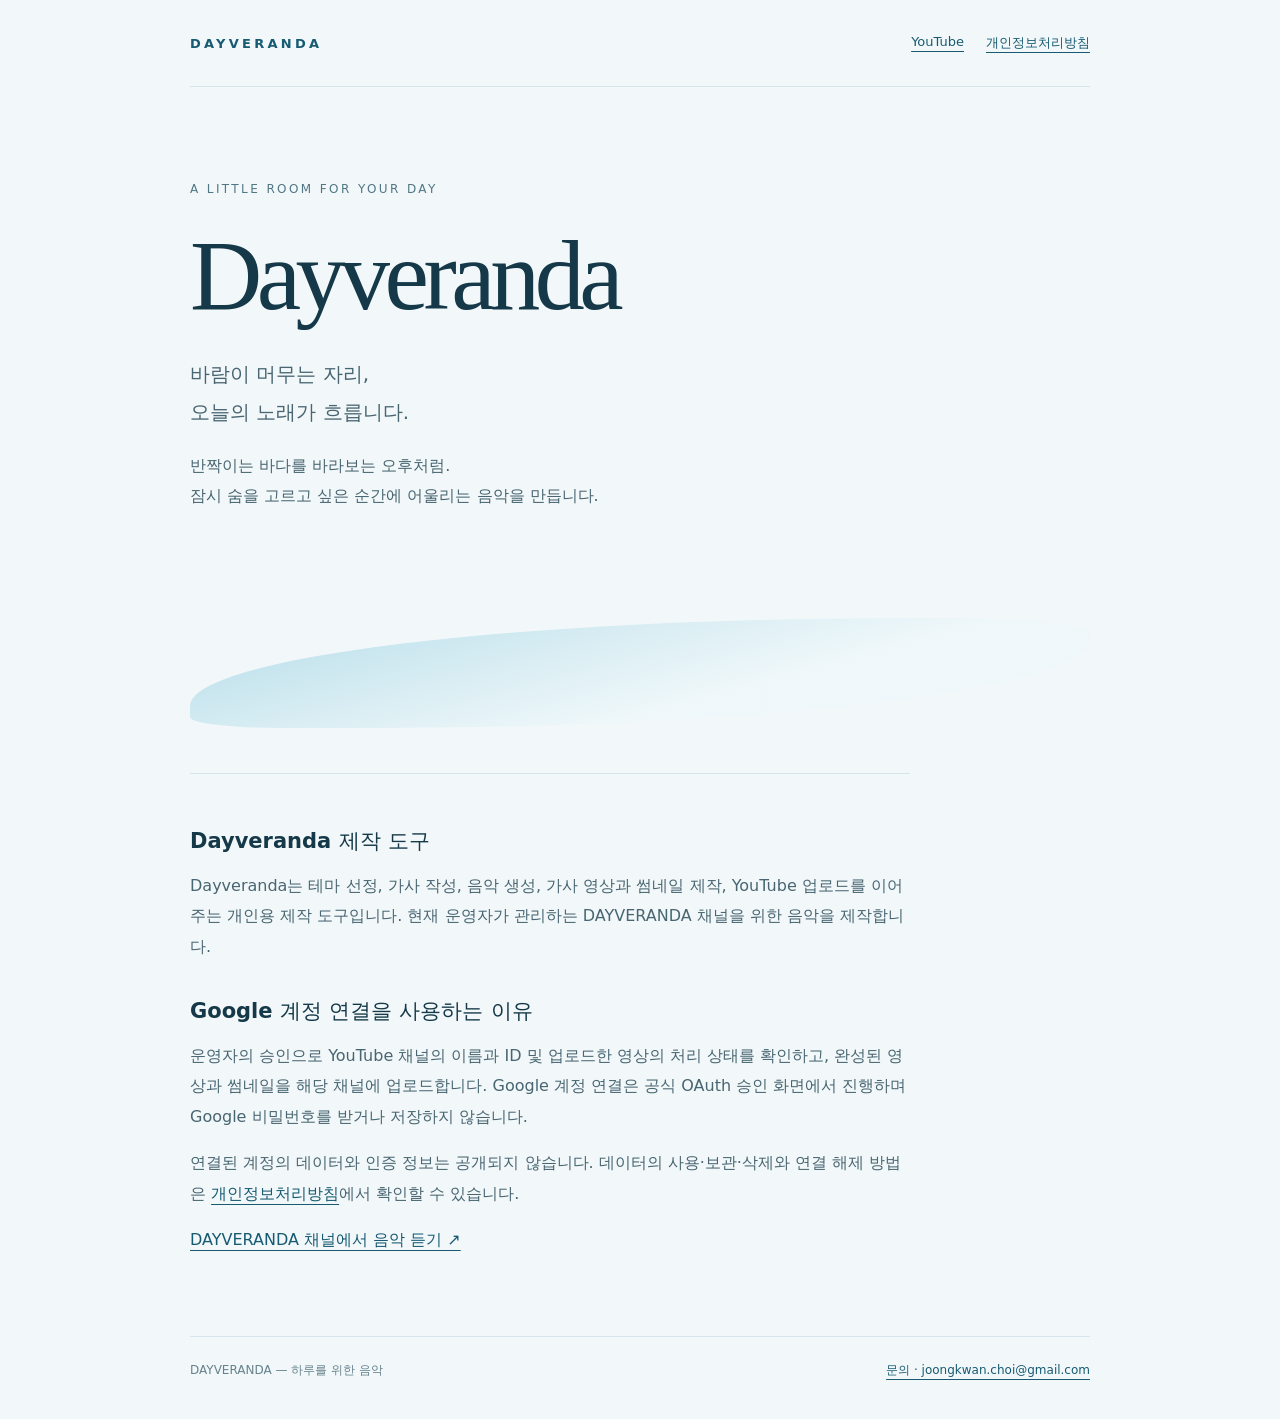
<file: index.html>
<!doctype html><html lang="ko"><head><meta name="google-site-verification" content="I2mWNjrmbp8FATUXCOSh_bk_2v9UC3iNXgT4winGB-w" /><meta charset="utf-8"><meta name="viewport" content="width=device-width,initial-scale=1"><meta name="theme-color" content="#153948"><link rel="stylesheet" href="style.css"><title>Dayveranda — 하루를 위한 음악</title><meta name="description" content="Dayveranda는 테마에 어울리는 음악과 가사 영상을 제작하고 운영자의 YouTube 채널에 게시하는 개인용 제작 도구입니다."></head><body><header><a class="brand" href="./">DAYVERANDA</a><nav><a href="https://www.youtube.com/@dayveranda">YouTube</a><a href="privacy.html">개인정보처리방침</a></nav></header><main><section class="hero"><div class="eyebrow">A little room for your day</div><h1>Dayveranda</h1><p class="intro">바람이 머무는 자리,<br>오늘의 노래가 흐릅니다.</p><p>반짝이는 바다를 바라보는 오후처럼.<br>잠시 숨을 고르고 싶은 순간에 어울리는 음악을 만듭니다.</p></section><div class="wave" aria-hidden="true"></div><section class="details"><h2>Dayveranda 제작 도구</h2><p>Dayveranda는 테마 선정, 가사 작성, 음악 생성, 가사 영상과 썸네일 제작, YouTube 업로드를 이어 주는 개인용 제작 도구입니다. 현재 운영자가 관리하는 DAYVERANDA 채널을 위한 음악을 제작합니다.</p><h2>Google 계정 연결을 사용하는 이유</h2><p>운영자의 승인으로 YouTube 채널의 이름과 ID 및 업로드한 영상의 처리 상태를 확인하고, 완성된 영상과 썸네일을 해당 채널에 업로드합니다. Google 계정 연결은 공식 OAuth 승인 화면에서 진행하며 Google 비밀번호를 받거나 저장하지 않습니다.</p><p>연결된 계정의 데이터와 인증 정보는 공개되지 않습니다. 데이터의 사용·보관·삭제와 연결 해제 방법은 <a href="privacy.html">개인정보처리방침</a>에서 확인할 수 있습니다.</p><p><a href="https://www.youtube.com/@dayveranda">DAYVERANDA 채널에서 음악 듣기 ↗</a></p></section></main><footer><span>DAYVERANDA — 하루를 위한 음악</span><a href="mailto:joongkwan.choi@gmail.com">문의 · joongkwan.choi@gmail.com</a></footer></body></html>
</file>
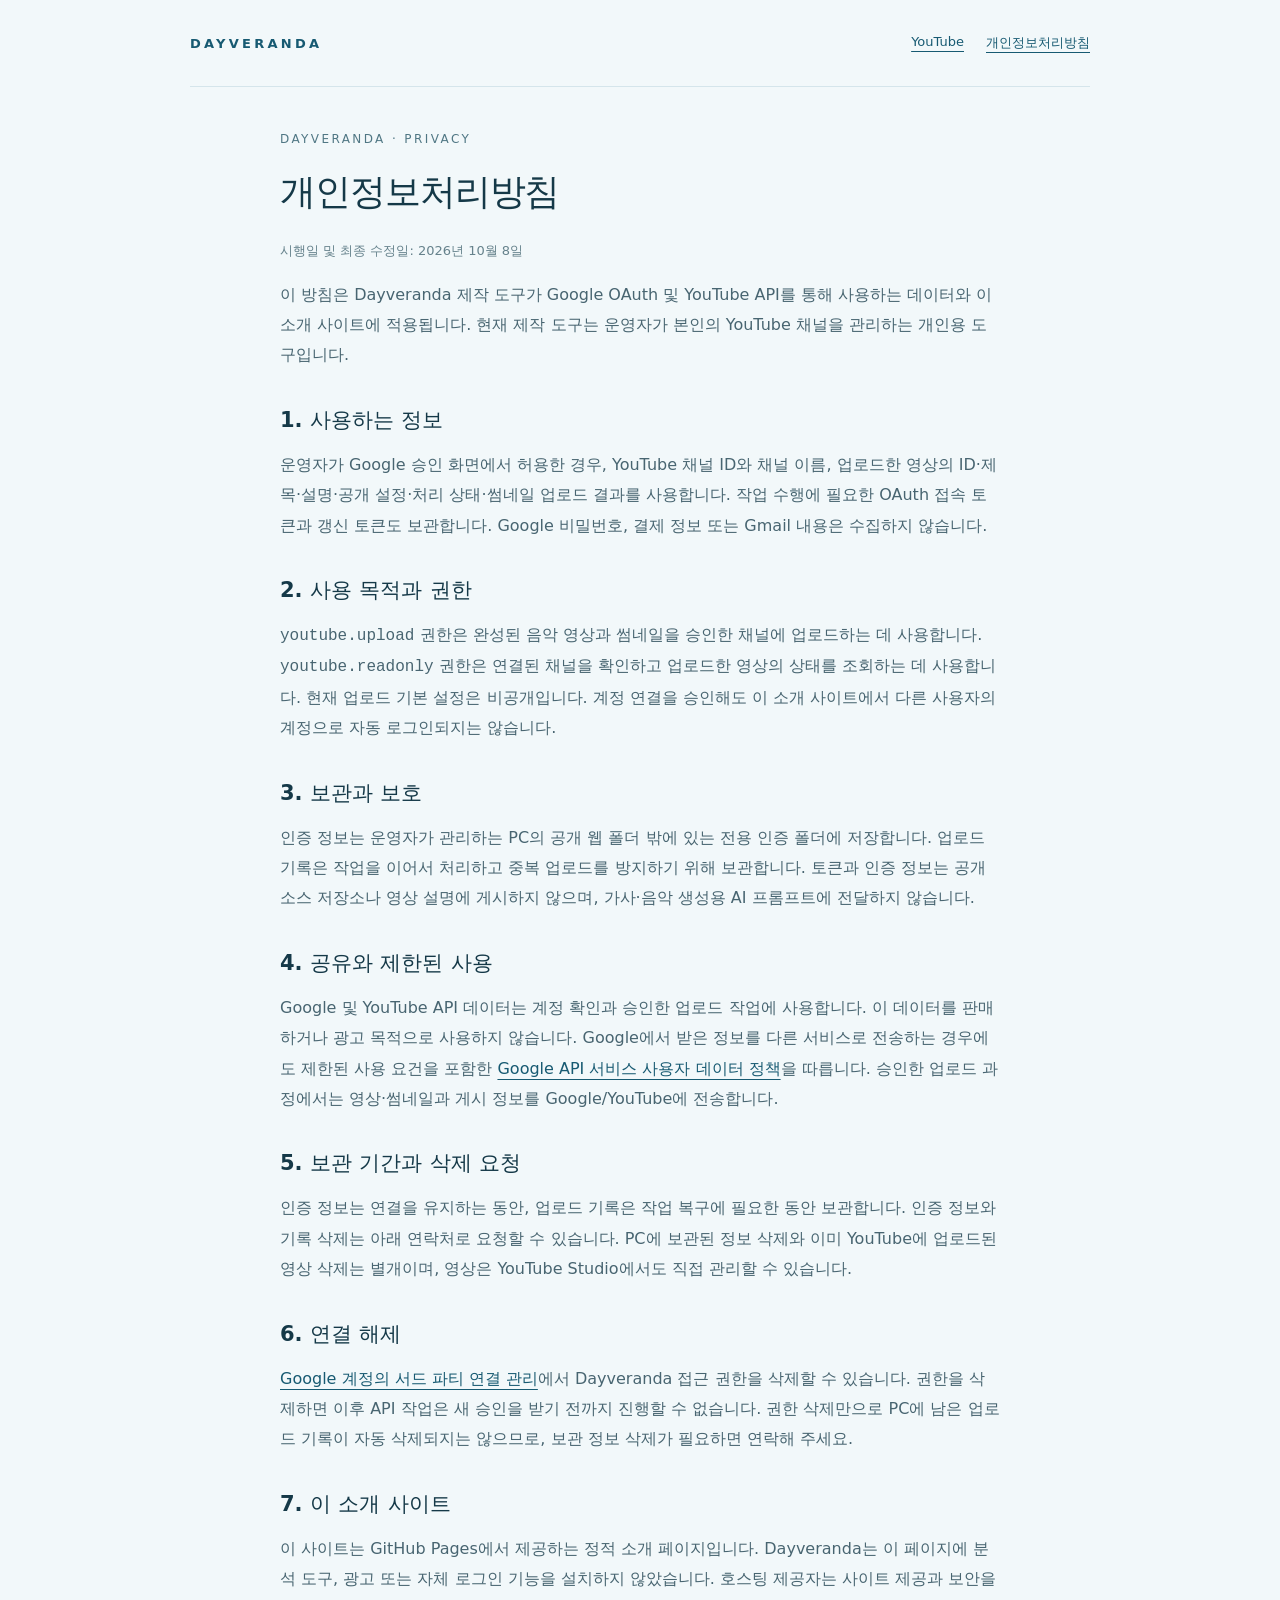
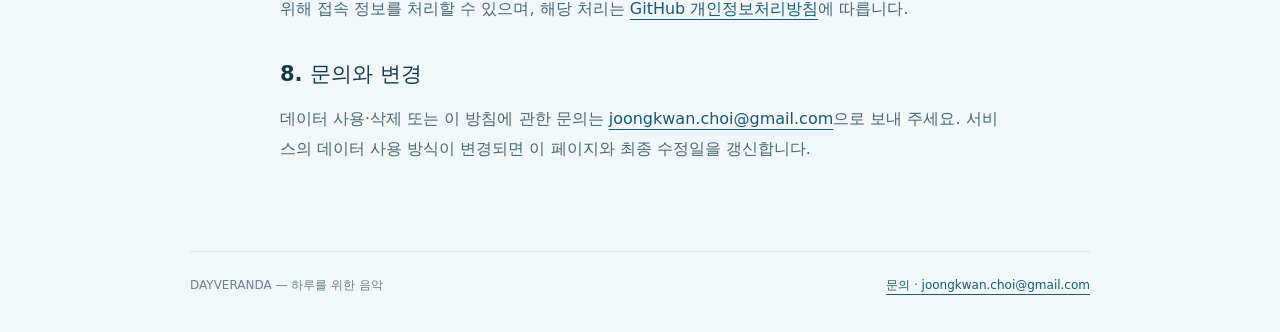
<file: privacy.html>
<!doctype html><html lang="ko"><head><meta charset="utf-8"><meta name="viewport" content="width=device-width,initial-scale=1"><meta name="theme-color" content="#153948"><link rel="stylesheet" href="style.css"><title>개인정보처리방침 — Dayveranda</title><meta name="description" content="Dayveranda의 Google 및 YouTube API 데이터 사용, 보관, 삭제와 계정 연결 해제 안내."></head><body><header><a class="brand" href="./">DAYVERANDA</a><nav><a href="https://www.youtube.com/@dayveranda">YouTube</a><a href="privacy.html">개인정보처리방침</a></nav></header><main class="policy"><div class="eyebrow">Dayveranda · Privacy</div><h1>개인정보처리방침</h1><p class="date">시행일 및 최종 수정일: 2026년 10월 8일</p><p>이 방침은 Dayveranda 제작 도구가 Google OAuth 및 YouTube API를 통해 사용하는 데이터와 이 소개 사이트에 적용됩니다. 현재 제작 도구는 운영자가 본인의 YouTube 채널을 관리하는 개인용 도구입니다.</p><h2>1. 사용하는 정보</h2><p>운영자가 Google 승인 화면에서 허용한 경우, YouTube 채널 ID와 채널 이름, 업로드한 영상의 ID·제목·설명·공개 설정·처리 상태·썸네일 업로드 결과를 사용합니다. 작업 수행에 필요한 OAuth 접속 토큰과 갱신 토큰도 보관합니다. Google 비밀번호, 결제 정보 또는 Gmail 내용은 수집하지 않습니다.</p><h2>2. 사용 목적과 권한</h2><p><code>youtube.upload</code> 권한은 완성된 음악 영상과 썸네일을 승인한 채널에 업로드하는 데 사용합니다. <code>youtube.readonly</code> 권한은 연결된 채널을 확인하고 업로드한 영상의 상태를 조회하는 데 사용합니다. 현재 업로드 기본 설정은 비공개입니다. 계정 연결을 승인해도 이 소개 사이트에서 다른 사용자의 계정으로 자동 로그인되지는 않습니다.</p><h2>3. 보관과 보호</h2><p>인증 정보는 운영자가 관리하는 PC의 공개 웹 폴더 밖에 있는 전용 인증 폴더에 저장합니다. 업로드 기록은 작업을 이어서 처리하고 중복 업로드를 방지하기 위해 보관합니다. 토큰과 인증 정보는 공개 소스 저장소나 영상 설명에 게시하지 않으며, 가사·음악 생성용 AI 프롬프트에 전달하지 않습니다.</p><h2>4. 공유와 제한된 사용</h2><p>Google 및 YouTube API 데이터는 계정 확인과 승인한 업로드 작업에 사용합니다. 이 데이터를 판매하거나 광고 목적으로 사용하지 않습니다. Google에서 받은 정보를 다른 서비스로 전송하는 경우에도 제한된 사용 요건을 포함한 <a href="https://developers.google.com/terms/api-services-user-data-policy">Google API 서비스 사용자 데이터 정책</a>을 따릅니다. 승인한 업로드 과정에서는 영상·썸네일과 게시 정보를 Google/YouTube에 전송합니다.</p><h2>5. 보관 기간과 삭제 요청</h2><p>인증 정보는 연결을 유지하는 동안, 업로드 기록은 작업 복구에 필요한 동안 보관합니다. 인증 정보와 기록 삭제는 아래 연락처로 요청할 수 있습니다. PC에 보관된 정보 삭제와 이미 YouTube에 업로드된 영상 삭제는 별개이며, 영상은 YouTube Studio에서도 직접 관리할 수 있습니다.</p><h2>6. 연결 해제</h2><p><a href="https://myaccount.google.com/connections">Google 계정의 서드 파티 연결 관리</a>에서 Dayveranda 접근 권한을 삭제할 수 있습니다. 권한을 삭제하면 이후 API 작업은 새 승인을 받기 전까지 진행할 수 없습니다. 권한 삭제만으로 PC에 남은 업로드 기록이 자동 삭제되지는 않으므로, 보관 정보 삭제가 필요하면 연락해 주세요.</p><h2>7. 이 소개 사이트</h2><p>이 사이트는 GitHub Pages에서 제공하는 정적 소개 페이지입니다. Dayveranda는 이 페이지에 분석 도구, 광고 또는 자체 로그인 기능을 설치하지 않았습니다. 호스팅 제공자는 사이트 제공과 보안을 위해 접속 정보를 처리할 수 있으며, 해당 처리는 <a href="https://docs.github.com/en/site-policy/privacy-policies/github-general-privacy-statement">GitHub 개인정보처리방침</a>에 따릅니다.</p><h2>8. 문의와 변경</h2><p>데이터 사용·삭제 또는 이 방침에 관한 문의는 <a href="mailto:joongkwan.choi@gmail.com">joongkwan.choi@gmail.com</a>으로 보내 주세요. 서비스의 데이터 사용 방식이 변경되면 이 페이지와 최종 수정일을 갱신합니다.</p></main><footer><span>DAYVERANDA — 하루를 위한 음악</span><a href="mailto:joongkwan.choi@gmail.com">문의 · joongkwan.choi@gmail.com</a></footer></body></html>
</file>
<file: style.css>
*{box-sizing:border-box}html{background:#f2f8fa;color:#153948;font-family:ui-sans-serif,system-ui,-apple-system,BlinkMacSystemFont,"Segoe UI",sans-serif}body{margin:0}a{color:#175a72;text-underline-offset:5px}header,main,footer{width:min(900px,calc(100% - 48px));margin:auto}header{padding:34px 0;display:flex;align-items:center;justify-content:space-between;border-bottom:1px solid #d5e5eb}.brand{font-size:13px;letter-spacing:.25em;font-weight:600;text-decoration:none}nav{font-size:13px;display:flex;gap:22px}.hero{padding:95px 0 90px;max-width:720px}.eyebrow{font-size:12px;letter-spacing:.2em;color:#507784;text-transform:uppercase}h1{font-family:Georgia,"Times New Roman",serif;font-size:clamp(52px,9vw,100px);font-weight:400;letter-spacing:-.055em;margin:22px 0}h2{font-size:21px;font-weight:550;margin:35px 0 14px}p,li{font-size:16px;line-height:1.9;color:#486571}.intro{font-size:20px;max-width:630px}.wave{height:110px;margin:0 0 45px;background:linear-gradient(165deg,#a3d5e5 0%,#d8edf3 42%,#eef7fa 62%);border-radius:80% 15% 80% 10%;opacity:.8}.details{border-top:1px solid #d5e5eb;padding:18px 0 65px;max-width:720px}.policy{max-width:720px;padding:45px 0 70px}.policy h1{font-family:inherit;font-size:36px;letter-spacing:-.03em}.date{font-size:13px;color:#66828c}footer{border-top:1px solid #d5e5eb;padding:25px 0 40px;font-size:12px;color:#66828c;display:flex;justify-content:space-between;gap:20px;flex-wrap:wrap}@media(max-width:550px){header,main,footer{width:calc(100% - 36px)}header{gap:15px;flex-wrap:wrap}.hero{padding:65px 0 55px}.intro{font-size:18px}nav{gap:15px}}
</file>
